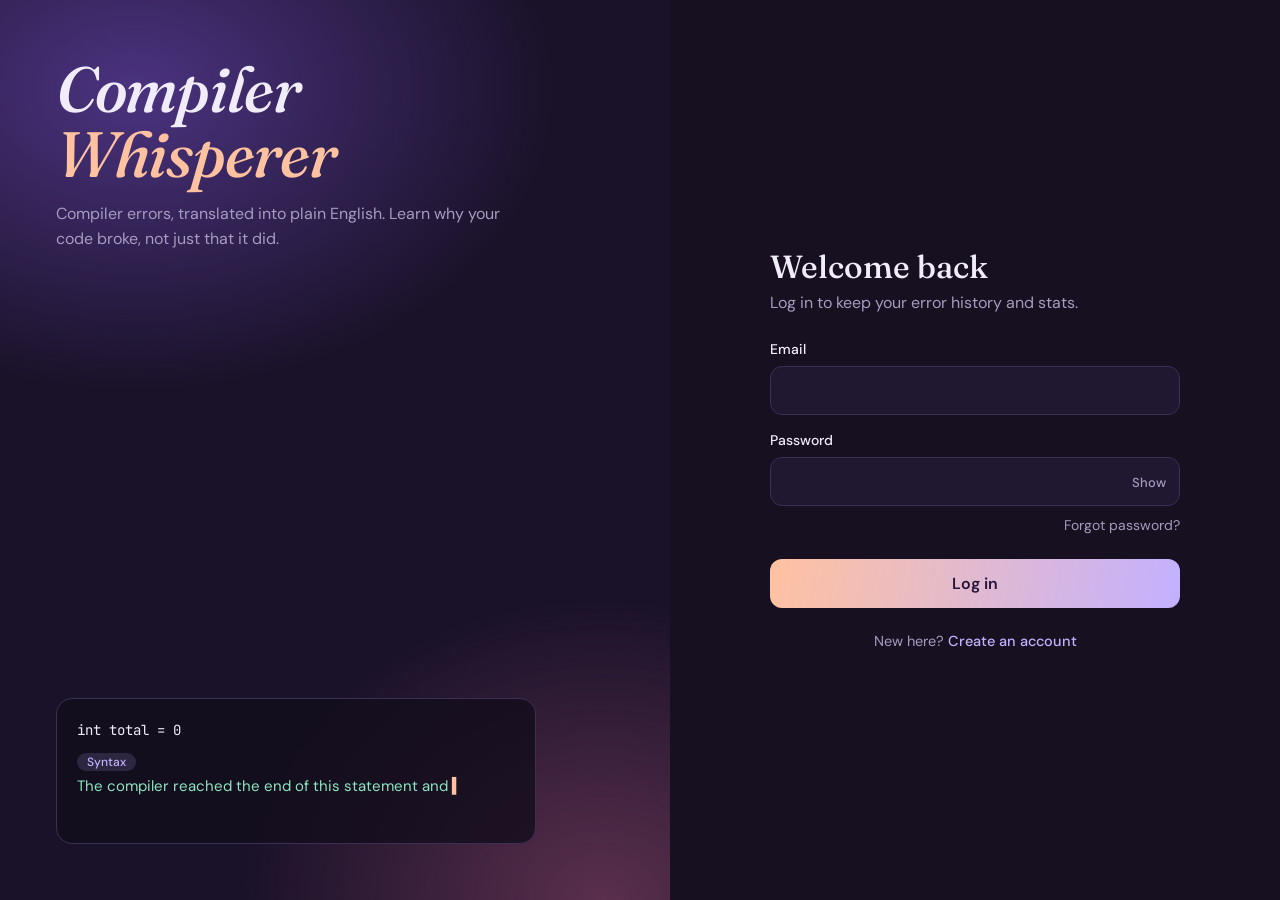
<file: static/auth.html>
<!DOCTYPE html>
<html lang="en"><head>
<meta charset="utf-8"><meta name="viewport" content="width=device-width, initial-scale=1">
<title>Sign in · Compiler Whisperer</title>
<link href="https://fonts.googleapis.com/css2?family=Fraunces:ital,opsz,wght@0,9..144,500;1,9..144,400&family=DM+Sans:wght@400;500;600&family=JetBrains+Mono:wght@400;500&display=swap" rel="stylesheet">
<style>
:root{--bg:#161020;--panel:#1f1830;--line:#3a2f55;--ink:#f1ecfa;--mute:#a69bc0;--lilac:#c3b1ff;--peach:#ffc2a1;--mint:#8ee6bf;--rose:#ff8aa5}
*{box-sizing:border-box;margin:0}
body{font:16px/1.6 'DM Sans',sans-serif;background:var(--bg);color:var(--ink);min-height:100vh;display:grid;grid-template-columns:1.1fr 1fr}
@media(max-width:860px){body{grid-template-columns:1fr}.side{display:none}}
.side{padding:56px;display:flex;flex-direction:column;justify-content:space-between;background:radial-gradient(700px 500px at 20% 10%,#4b3380,transparent 60%),radial-gradient(600px 500px at 90% 100%,#5a2f4d,transparent 60%),#1a1229}
.side h1{font:italic 500 clamp(2.6rem,5vw,4.2rem)/1.02 'Fraunces',serif;letter-spacing:-.02em}
.side h1 span{color:var(--peach)}
.side p.t{color:var(--mute);max-width:42ch;margin-top:14px}
.demo{background:#120d1ccc;border:1px solid var(--line);border-radius:16px;padding:20px;font:14px/1.7 'JetBrains Mono',monospace;max-width:480px}
.demo .code{color:var(--ink)}.demo .code u{text-decoration:wavy underline var(--rose)}
.demo .tag{display:inline-block;font:500 12px 'DM Sans';background:#c3b1ff26;color:var(--lilac);padding:1px 10px;border-radius:99px;margin:10px 0 4px}
.demo .say{font:15px/1.55 'DM Sans';color:var(--mint);min-height:48px}
.demo .say::after{content:'▍';animation:b 1s steps(1) infinite;color:var(--peach)}@keyframes b{50%{opacity:0}}
main{display:grid;place-items:center;padding:32px}
.card{width:100%;max-width:410px}
.card h2{font:500 2rem 'Fraunces',serif;margin-bottom:4px}.card .s{color:var(--mute);margin-bottom:22px}
label{display:block;font-size:14px;font-weight:500;margin:14px 0 6px}
.f{position:relative}
input{width:100%;background:var(--panel);border:1px solid var(--line);border-radius:12px;padding:13px 14px;color:var(--ink);font:16px 'DM Sans';outline:0;transition:.2s}
input:focus{border-color:var(--lilac);box-shadow:0 0 0 3px #c3b1ff22}
.eye{position:absolute;right:8px;top:50%;transform:translateY(-50%);background:none;border:0;color:var(--mute);cursor:pointer;font:500 13px 'DM Sans';padding:6px}
.meter{display:flex;gap:5px;margin-top:8px}.meter i{flex:1;height:4px;border-radius:4px;background:var(--line);transition:.3s}
.mt{font-size:12.5px;color:var(--mute);margin-top:4px}
button.main{margin-top:22px;width:100%;border:0;border-radius:12px;padding:14px;font:600 16px 'DM Sans';cursor:pointer;color:#26143a;background:linear-gradient(100deg,var(--peach),var(--lilac))}
button.main:disabled{opacity:.6}
.msg{margin-top:16px;padding:11px 14px;border-radius:10px;font-size:14.5px}.msg:empty{display:none}
.msg.err{background:#ff8aa51c;color:var(--rose)}.msg.ok{background:#8ee6bf1c;color:var(--mint)}
.msg a{color:var(--peach);word-break:break-all}
.alt{margin-top:22px;color:var(--mute);font-size:14.5px;text-align:center}.alt a{color:var(--lilac);text-decoration:none;font-weight:500}.alt a:hover{text-decoration:underline}
.row{display:flex;justify-content:flex-end;margin-top:8px;font-size:14px}.row a{color:var(--mute);text-decoration:none}.row a:hover{color:var(--peach)}
:focus-visible{outline:2px solid var(--peach);outline-offset:2px}
</style></head>
<body>
<aside class="side">
  <div><h1>Compiler<br><span>Whisperer</span></h1><p class="t">Compiler errors, translated into plain English. Learn why your code broke, not just that it did.</p></div>
  <div class="demo" aria-hidden="true"><div class="code" id="dc"></div><span class="tag" id="dt"></span><div class="say" id="ds"></div></div>
</aside>

<main><div class="card">
  <section id="v-login"><h2>Welcome back</h2><p class="s">Log in to keep your error history and stats.</p>
    <form id="f-login"><label for="le">Email</label><input id="le" type="email" autocomplete="email" required>
      <label for="lp">Password</label><div class="f"><input id="lp" type="password" autocomplete="current-password" required><button type="button" class="eye">Show</button></div>
      <div class="row"><a href="#forgot">Forgot password?</a></div><button class="main">Log in</button></form>
    <p class="alt">New here? <a href="#signup">Create an account</a></p></section>

  <section id="v-signup" hidden><h2>Create your account</h2><p class="s">Free, and it takes about ten seconds.</p>
    <form id="f-signup"><label for="sn">Name</label><input id="sn" autocomplete="name" required>
      <label for="se">Email</label><input id="se" type="email" autocomplete="email" required>
      <label for="sp">Password</label><div class="f"><input id="sp" type="password" autocomplete="new-password" required><button type="button" class="eye">Show</button></div>
      <div class="meter"><i></i><i></i><i></i><i></i></div><p class="mt" id="mt">Use 8+ characters with a letter and a number.</p>
      <button class="main">Create account</button></form>
    <p class="alt">Already registered? <a href="#login">Log in</a></p></section>

  <section id="v-forgot" hidden><h2>Reset your password</h2><p class="s">Enter your email and we'll send you a reset link.</p>
    <form id="f-forgot"><label for="fe">Email</label><input id="fe" type="email" required><button class="main">Send reset link</button></form>
    <p class="alt"><a href="#login">Back to log in</a></p></section>

  <section id="v-reset" hidden><h2>Choose a new password</h2><p class="s">Pick something you haven't used before.</p>
    <form id="f-reset"><label for="rp">New password</label><div class="f"><input id="rp" type="password" autocomplete="new-password" required><button type="button" class="eye">Show</button></div>
      <button class="main">Save new password</button></form></section>
  <div class="msg" id="msg" role="status"></div>
</div></main>

<script>
const $=s=>document.querySelector(s),V=['login','signup','forgot','reset'];let TOKEN='';
const msg=(t,c='err')=>{const m=$('#msg');m.className='msg '+c;m.innerHTML=t;};
function route(){const h=location.hash.slice(1);msg('');
  if(h.startsWith('reset=')){TOKEN=h.slice(6);var v='reset';}else var v=V.includes(h)?h:'login';
  V.forEach(x=>$('#v-'+x).hidden=x!==v);}
addEventListener('hashchange',route);route();

async function post(url,body){const r=await fetch(url,{method:'POST',headers:{'Content-Type':'application/json'},body:JSON.stringify(body)});
  const d=await r.json().catch(()=>({}));if(!r.ok)throw new Error(d.error||'Something went wrong. Try again.');return d;}
function wire(id,fn){$('#f-'+id).onsubmit=async e=>{e.preventDefault();const b=e.target.querySelector('.main');b.disabled=true;
  try{await fn()}catch(x){msg(x.message)}b.disabled=false;}}
wire('login',async()=>{await post('/api/login',{email:$('#le').value,password:$('#lp').value});location.href='/';});
wire('signup',async()=>{await post('/api/signup',{name:$('#sn').value,email:$('#se').value,password:$('#sp').value});location.href='/';});
wire('forgot',async()=>{const d=await post('/api/forgot',{email:$('#fe').value});
  msg(d.message+(d.demo_link?`<br><br>Demo mode: no email server is connected, so here is your link:<br><a href="${d.demo_link}">${d.demo_link}</a>`:''),'ok');});
wire('reset',async()=>{await post('/api/reset',{token:TOKEN,password:$('#rp').value});
  msg('Password updated. You can log in now.','ok');setTimeout(()=>location.hash='#login',1400);});

document.querySelectorAll('.eye').forEach(b=>b.onclick=()=>{const i=b.previousElementSibling;i.type=i.type==='password'?'text':'password';b.textContent=i.type==='password'?'Show':'Hide';});
$('#sp').oninput=e=>{const p=e.target.value;
  const s=[p.length>=8,/[a-z]/.test(p)&&/[A-Z]/.test(p),/\d/.test(p),/[^A-Za-z0-9]/.test(p)||p.length>=12].filter(Boolean).length;
  document.querySelectorAll('.meter i').forEach((el,i)=>el.style.background=i<s?['#ff8aa5','#ffd48a','#c3b1ff','#8ee6bf'][s-1]:'');
  $('#mt').textContent=p?['Too weak','Getting there','Good','Strong'][Math.max(s-1,0)]:'Use 8+ characters with a letter and a number.';};

// left-panel demo: a broken line, its phase, then the plain-English explanation typed out
const D=[['int total = 0<u> </u>','Syntax','The compiler reached the end of this statement and found no semicolon. Add one after 0.'],
 ['printf("%d", <u>totl</u>);','Semantic','"totl" was never declared. Did you mean "total"? Names must match exactly.'],
 ['def greet(name)<u> </u>','Syntax','Python needs a colon at the end of a def line. Add : after the parenthesis.'],
 ['x = (2 + 3<u> </u>','Syntax','A bracket was opened but never closed. Add ) to match the one before 2.']];
let k=0;const calm=matchMedia('(prefers-reduced-motion:reduce)').matches;
async function play(){const [c,t,s]=D[k++%D.length];$('#dc').innerHTML=c;$('#dt').textContent=t;const el=$('#ds');el.textContent='';
  if(calm){el.textContent=s;return;}
  for(const ch of s){el.textContent+=ch;await new Promise(r=>setTimeout(r,22));}
  setTimeout(play,2600);}
play();
</script></body></html>
</file>
